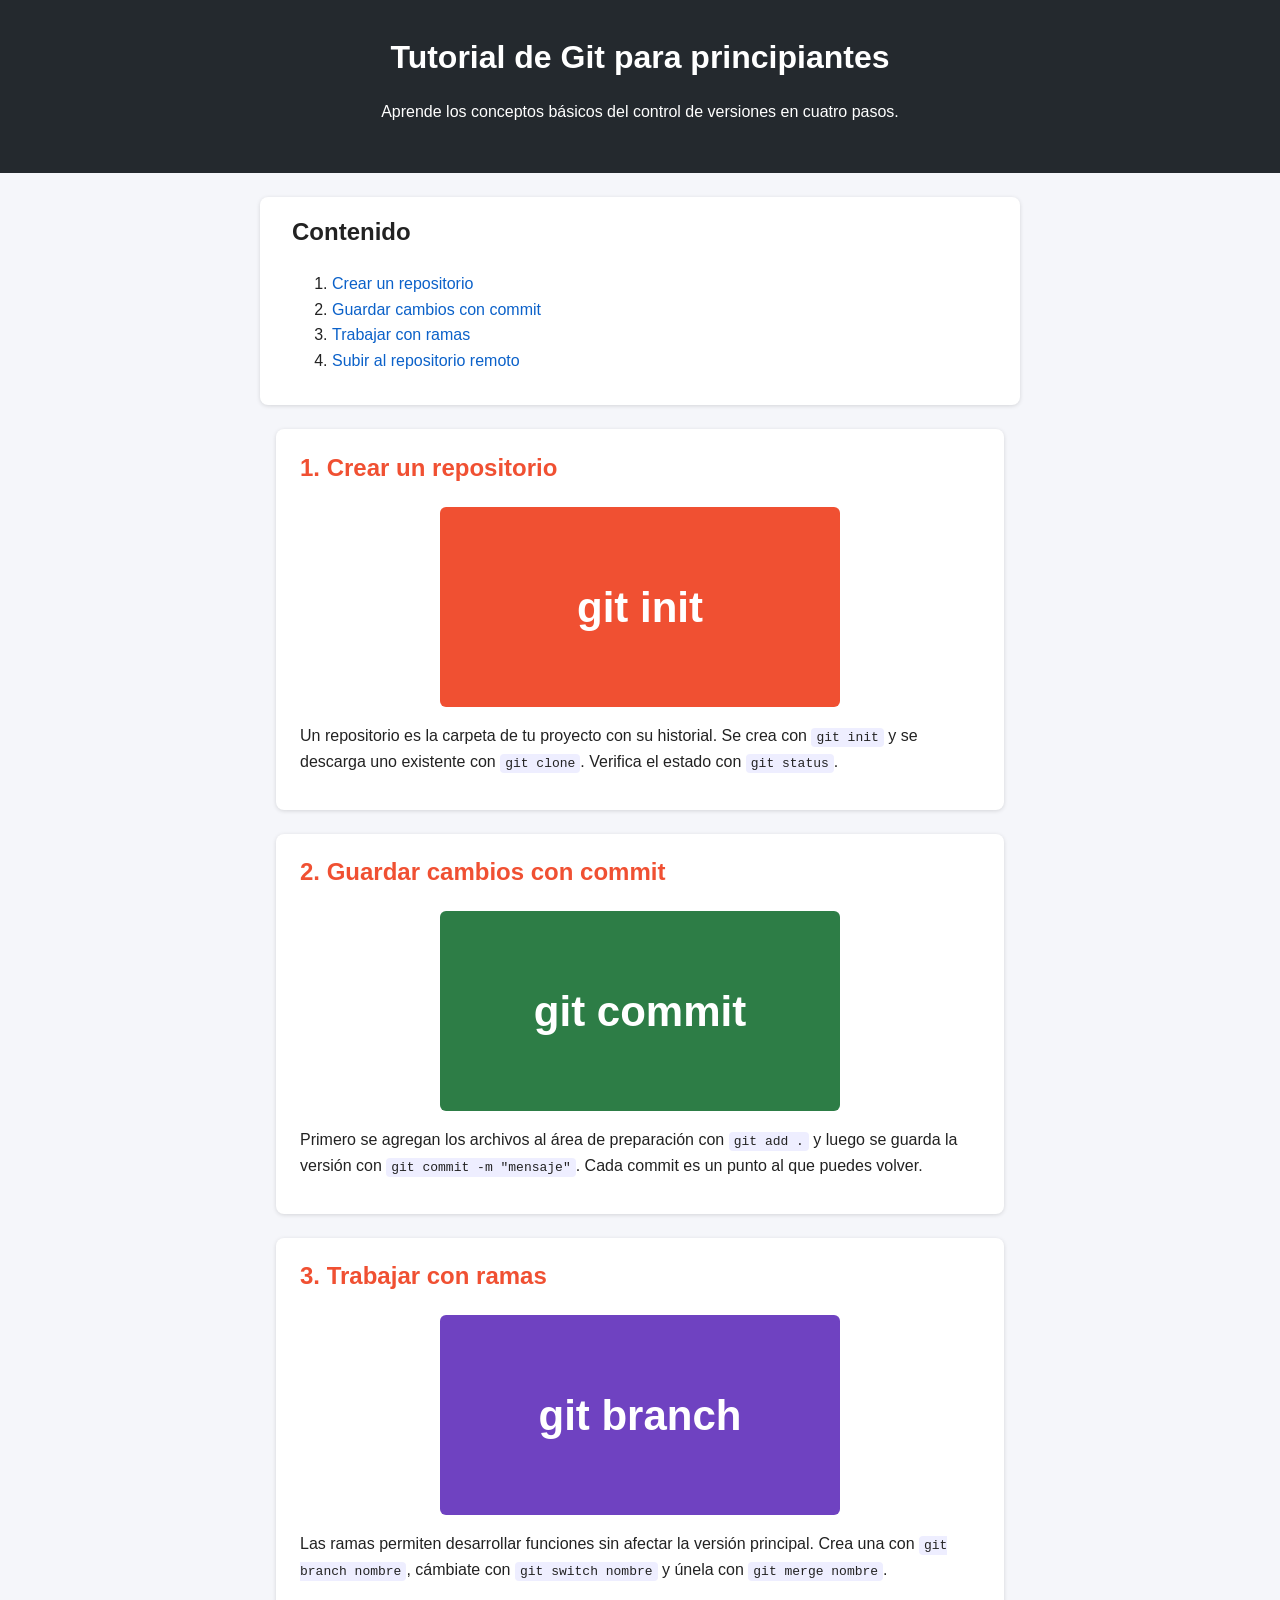
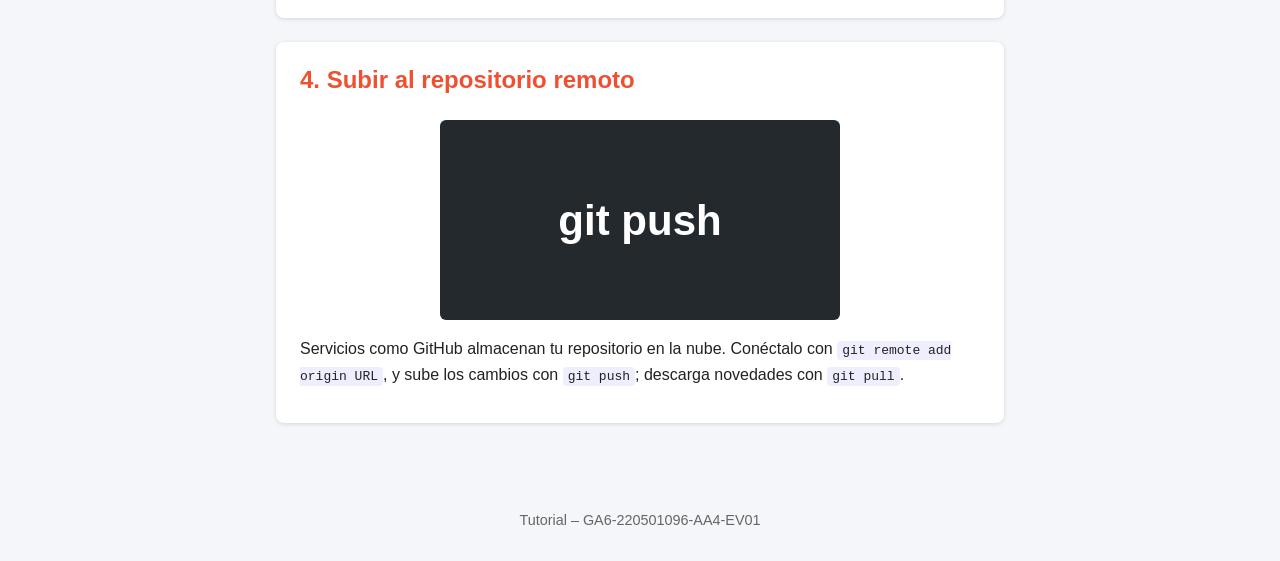
<file: GA6-220501096-AA4/EV01/tutorial/index.html>
<!DOCTYPE html>
<html lang="es">
<head>
  <meta charset="UTF-8">
  <meta name="viewport" content="width=device-width, initial-scale=1.0">
  <title>Tutorial de Git para principiantes</title>
  <link rel="stylesheet" href="estilos.css">
</head>
<body>
  <header>
    <h1>Tutorial de Git para principiantes</h1>
    <p>Aprende los conceptos básicos del control de versiones en cuatro pasos.</p>
  </header>
  <nav>
    <h2>Contenido</h2>
    <ol>
      <li><a href="#inicio">Crear un repositorio</a></li>
      <li><a href="#commit">Guardar cambios con commit</a></li>
      <li><a href="#ramas">Trabajar con ramas</a></li>
      <li><a href="#remoto">Subir al repositorio remoto</a></li>
    </ol>
  </nav>
  <main>
    <article id="inicio">
      <h2>1. Crear un repositorio</h2>
      <img src="img/git.svg" alt="1. Crear un repositorio">
      <p>Un repositorio es la carpeta de tu proyecto con su historial. Se crea con <code>git init</code> y se descarga uno existente con <code>git clone</code>. Verifica el estado con <code>git status</code>.</p>
    </article>
    <article id="commit">
      <h2>2. Guardar cambios con commit</h2>
      <img src="img/commit.svg" alt="2. Guardar cambios con commit">
      <p>Primero se agregan los archivos al área de preparación con <code>git add .</code> y luego se guarda la versión con <code>git commit -m "mensaje"</code>. Cada commit es un punto al que puedes volver.</p>
    </article>
    <article id="ramas">
      <h2>3. Trabajar con ramas</h2>
      <img src="img/ramas.svg" alt="3. Trabajar con ramas">
      <p>Las ramas permiten desarrollar funciones sin afectar la versión principal. Crea una con <code>git branch nombre</code>, cámbiate con <code>git switch nombre</code> y únela con <code>git merge nombre</code>.</p>
    </article>
    <article id="remoto">
      <h2>4. Subir al repositorio remoto</h2>
      <img src="img/remoto.svg" alt="4. Subir al repositorio remoto">
      <p>Servicios como GitHub almacenan tu repositorio en la nube. Conéctalo con <code>git remote add origin URL</code>, y sube los cambios con <code>git push</code>; descarga novedades con <code>git pull</code>.</p>
    </article>
  </main>
  <footer><p>Tutorial – GA6-220501096-AA4-EV01</p></footer>
</body>
</html>
</file>
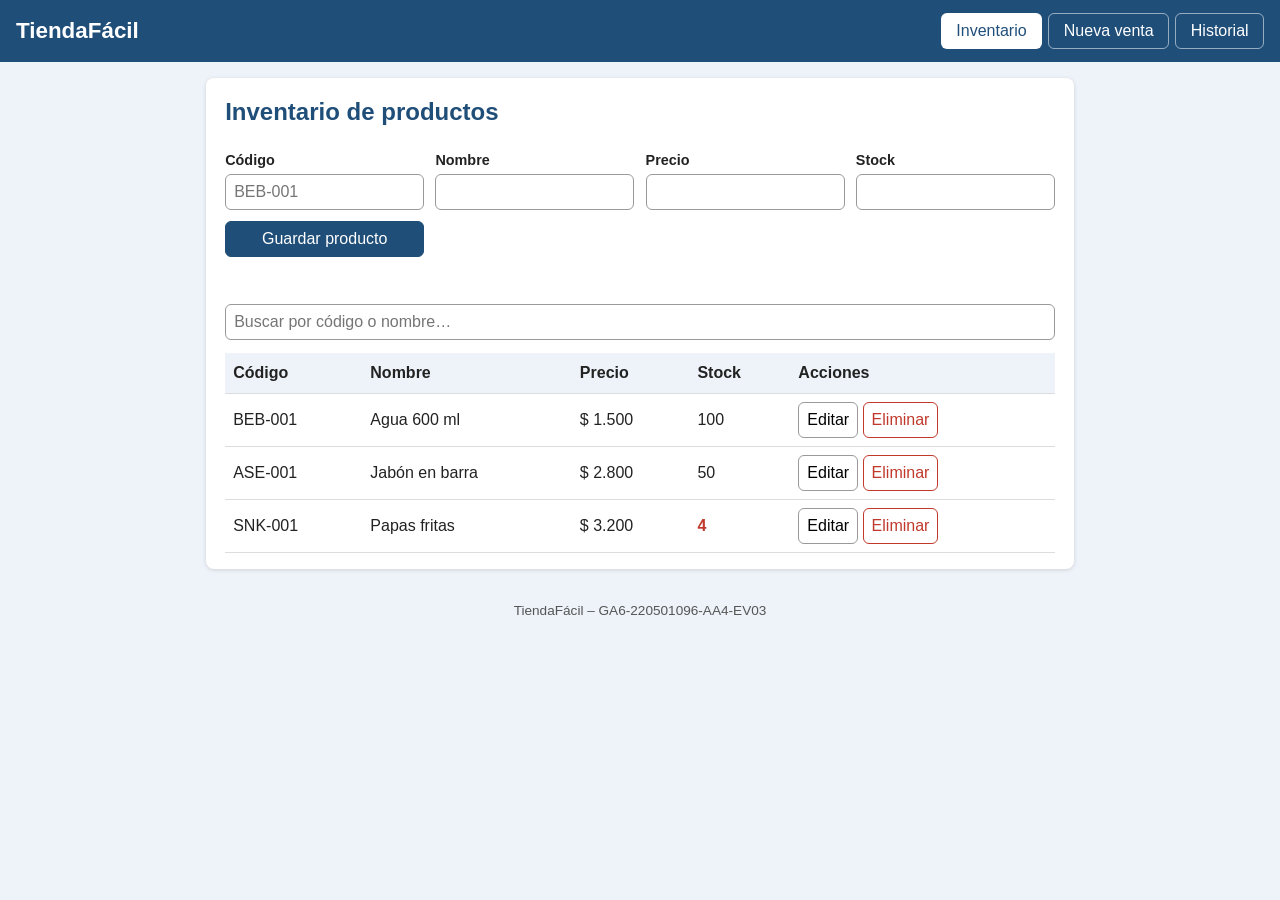
<file: GA6-220501096-AA4/EV03/frontend/index.html>
<!DOCTYPE html>
<html lang="es">
<head>
  <meta charset="UTF-8">
  <meta name="viewport" content="width=device-width, initial-scale=1.0">
  <title>TiendaFácil – Inventario y ventas</title>
  <link rel="stylesheet" href="css/estilos.css">
</head>
<body>
  <a class="skip" href="#contenido">Saltar al contenido</a>
  <header>
    <h1>TiendaFácil</h1>
    <nav aria-label="Principal">
      <button class="tab activa" data-vista="inventario">Inventario</button>
      <button class="tab" data-vista="ventas">Nueva venta</button>
      <button class="tab" data-vista="historial">Historial</button>
    </nav>
  </header>

  <main id="contenido">
    <section id="inventario" class="vista">
      <h2>Inventario de productos</h2>
      <form id="form-producto" novalidate>
        <input type="hidden" id="p-id">
        <label>Código <input id="p-codigo" required maxlength="20" placeholder="BEB-001"></label>
        <label>Nombre <input id="p-nombre" required maxlength="80"></label>
        <label>Precio <input id="p-precio" type="number" min="1" step="50" required></label>
        <label>Stock <input id="p-stock" type="number" min="0" step="1" required></label>
        <button type="submit" class="primario" id="btn-guardar">Guardar producto</button>
        <button type="button" id="btn-cancelar" hidden>Cancelar</button>
        <p class="error" id="p-error" role="alert"></p>
      </form>
      <input id="buscar" type="search" placeholder="Buscar por código o nombre…" aria-label="Buscar producto">
      <div class="tabla-wrap">
        <table>
          <thead><tr><th>Código</th><th>Nombre</th><th>Precio</th><th>Stock</th><th>Acciones</th></tr></thead>
          <tbody id="tabla-productos"></tbody>
        </table>
      </div>
    </section>

    <section id="ventas" class="vista" hidden>
      <h2>Registrar venta</h2>
      <div class="fila">
        <label>Producto <select id="v-producto"></select></label>
        <label>Cantidad <input id="v-cantidad" type="number" min="1" value="1"></label>
        <button id="btn-agregar" class="primario">Agregar</button>
      </div>
      <p class="error" id="v-error" role="alert"></p>
      <div class="tabla-wrap">
        <table>
          <thead><tr><th>Producto</th><th>Cant.</th><th>Subtotal</th><th></th></tr></thead>
          <tbody id="tabla-carrito"></tbody>
        </table>
      </div>
      <p class="total">Total: <strong id="total">$0</strong></p>
      <button id="btn-vender" class="primario">Confirmar venta</button>
    </section>

    <section id="historial" class="vista" hidden>
      <h2>Historial de ventas</h2>
      <div class="tabla-wrap">
        <table>
          <thead><tr><th>N.º</th><th>Fecha</th><th>Detalle</th><th>Total</th></tr></thead>
          <tbody id="tabla-historial"></tbody>
        </table>
      </div>
    </section>
  </main>

  <div id="aviso" role="status" aria-live="polite"></div>
  <footer>TiendaFácil – GA6-220501096-AA4-EV03</footer>
  <script src="js/app.js"></script>
</body>
</html>
</file>
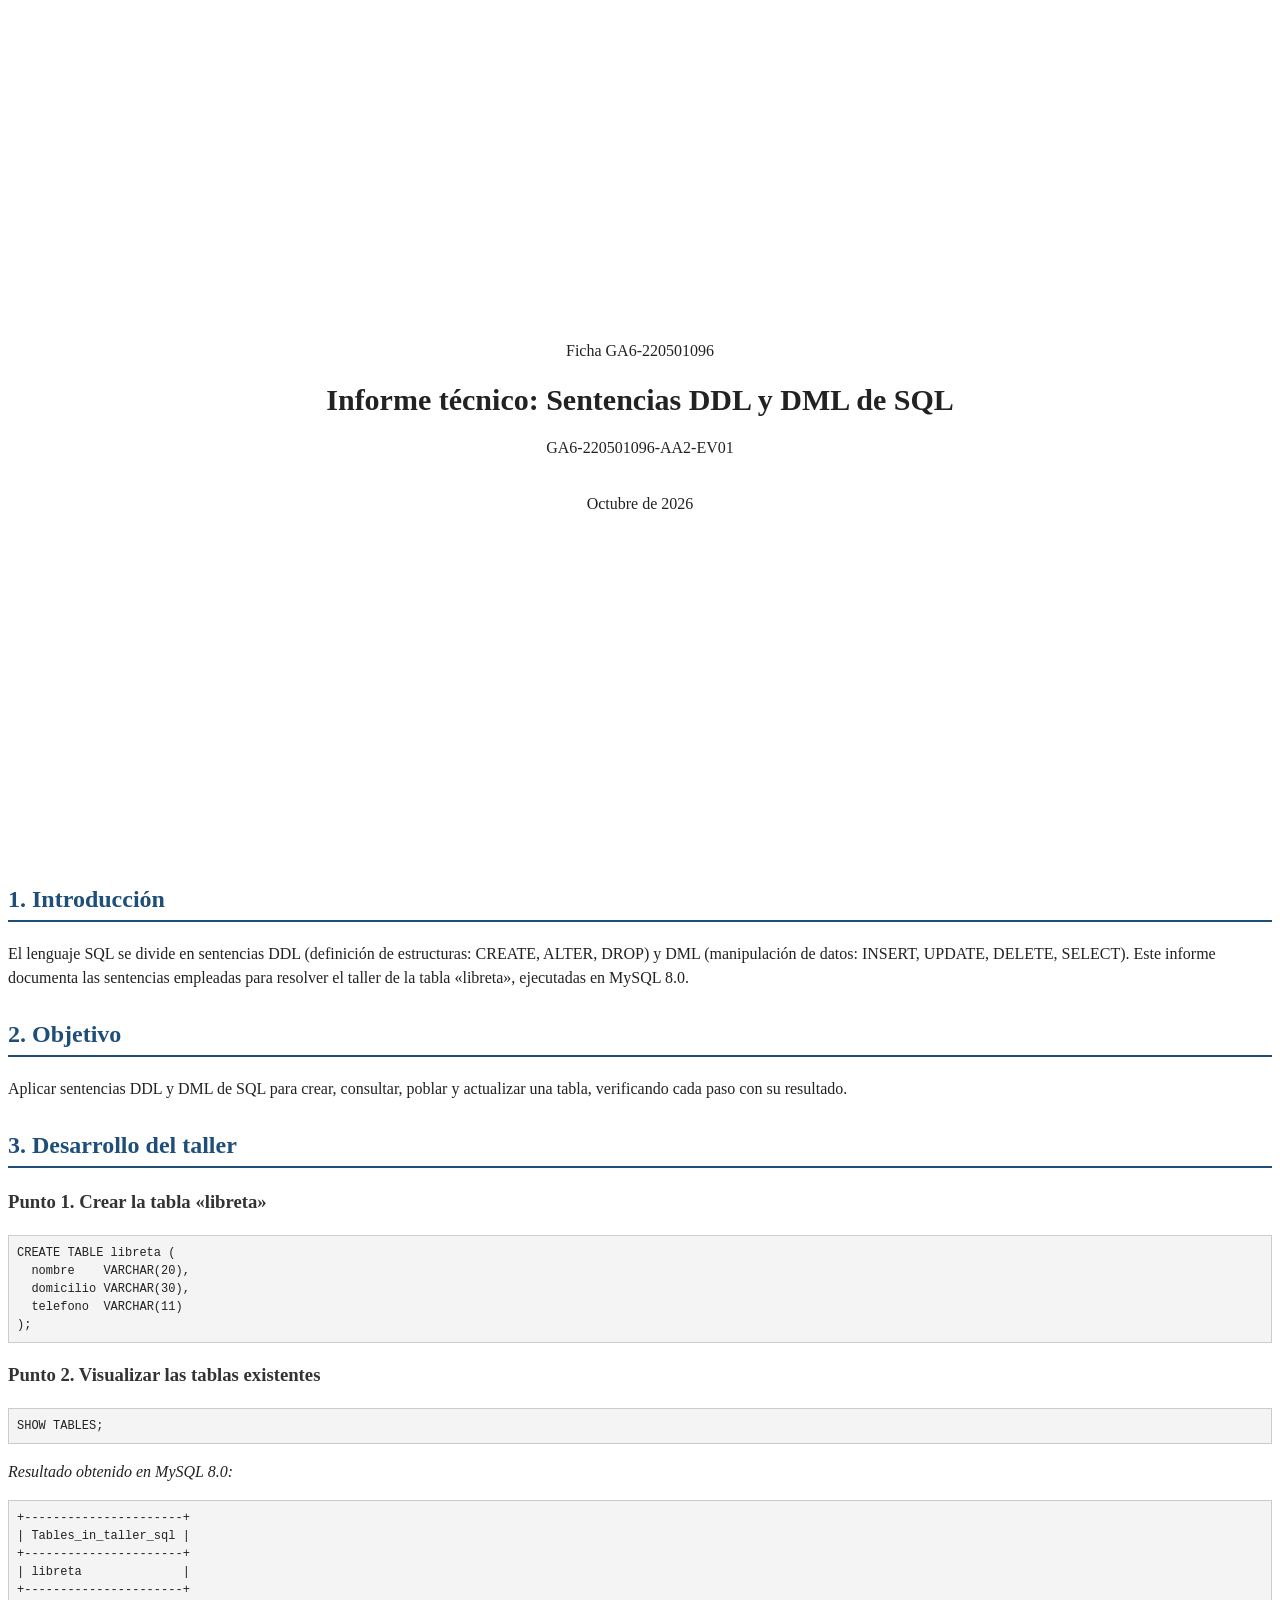
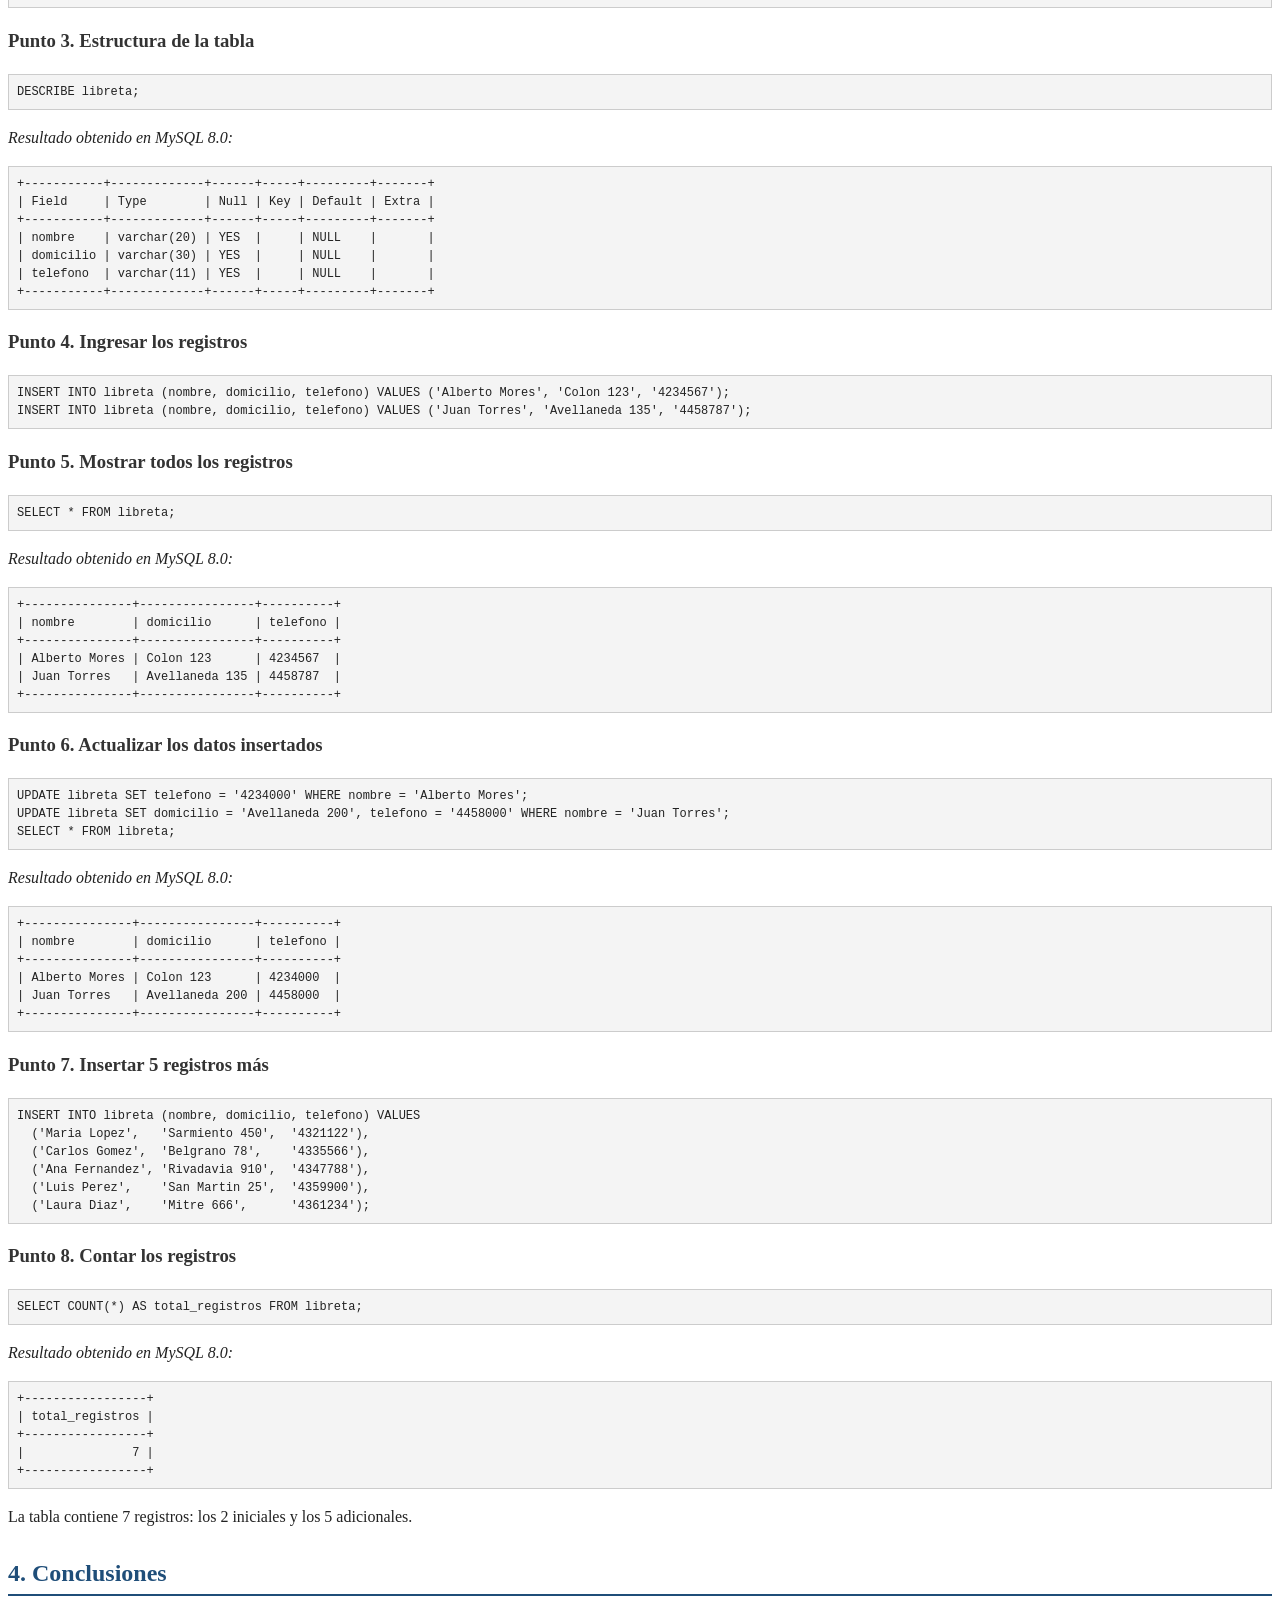
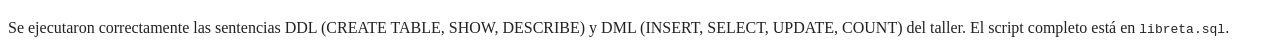
<file: GA6-220501096-AA2/EV01/informe_EV01.html>
<!doctype html><html lang='es'><head><meta charset='utf-8'><title>Informe técnico: Sentencias DDL y DML de SQL</title><style>body{font-family:Georgia,serif;line-height:1.5;color:#222;margin:0}
.cover{height:95vh;display:flex;flex-direction:column;justify-content:center;align-items:center;text-align:center;page-break-after:always}
.cover h1{font-size:30px;margin:10px 0}.cover p{margin:4px 0;font-size:16px}
main{padding:0 8px}h2{color:#1f4e79;border-bottom:2px solid #1f4e79;padding-bottom:3px;margin-top:26px}h3{color:#333}
pre{background:#f4f4f4;border:1px solid #ccc;padding:8px;font-size:12px;white-space:pre-wrap;page-break-inside:avoid}
table{border-collapse:collapse;margin:8px 0;font-size:13px;width:100%}th,td{border:1px solid #888;padding:4px 6px;text-align:left}th{background:#dce6f1}
@page{margin:2cm}</style></head><body><div class='cover'><p>Ficha GA6-220501096</p><h1>Informe técnico: Sentencias DDL y DML de SQL</h1><p>GA6-220501096-AA2-EV01</p><br><p>Octubre de 2026</p></div><main><h2>1. Introducción</h2><p>El lenguaje SQL se divide en sentencias DDL (definición de estructuras: CREATE, ALTER, DROP) y DML (manipulación de datos: INSERT, UPDATE, DELETE, SELECT). Este informe documenta las sentencias empleadas para resolver el taller de la tabla «libreta», ejecutadas en MySQL 8.0.</p>
<h2>2. Objetivo</h2><p>Aplicar sentencias DDL y DML de SQL para crear, consultar, poblar y actualizar una tabla, verificando cada paso con su resultado.</p>
<h2>3. Desarrollo del taller</h2>
<h3>Punto 1. Crear la tabla «libreta»</h3><pre>CREATE TABLE libreta (
  nombre    VARCHAR(20),
  domicilio VARCHAR(30),
  telefono  VARCHAR(11)
);</pre>
<h3>Punto 2. Visualizar las tablas existentes</h3><pre>SHOW TABLES;</pre><p><i>Resultado obtenido en MySQL 8.0:</i></p><pre>+----------------------+
| Tables_in_taller_sql |
+----------------------+
| libreta              |
+----------------------+</pre>
<h3>Punto 3. Estructura de la tabla</h3><pre>DESCRIBE libreta;</pre><p><i>Resultado obtenido en MySQL 8.0:</i></p><pre>+-----------+-------------+------+-----+---------+-------+
| Field     | Type        | Null | Key | Default | Extra |
+-----------+-------------+------+-----+---------+-------+
| nombre    | varchar(20) | YES  |     | NULL    |       |
| domicilio | varchar(30) | YES  |     | NULL    |       |
| telefono  | varchar(11) | YES  |     | NULL    |       |
+-----------+-------------+------+-----+---------+-------+</pre>
<h3>Punto 4. Ingresar los registros</h3><pre>INSERT INTO libreta (nombre, domicilio, telefono) VALUES (&#x27;Alberto Mores&#x27;, &#x27;Colon 123&#x27;, &#x27;4234567&#x27;);
INSERT INTO libreta (nombre, domicilio, telefono) VALUES (&#x27;Juan Torres&#x27;, &#x27;Avellaneda 135&#x27;, &#x27;4458787&#x27;);</pre>
<h3>Punto 5. Mostrar todos los registros</h3><pre>SELECT * FROM libreta;</pre><p><i>Resultado obtenido en MySQL 8.0:</i></p><pre>+---------------+----------------+----------+
| nombre        | domicilio      | telefono |
+---------------+----------------+----------+
| Alberto Mores | Colon 123      | 4234567  |
| Juan Torres   | Avellaneda 135 | 4458787  |
+---------------+----------------+----------+</pre>
<h3>Punto 6. Actualizar los datos insertados</h3><pre>UPDATE libreta SET telefono = &#x27;4234000&#x27; WHERE nombre = &#x27;Alberto Mores&#x27;;
UPDATE libreta SET domicilio = &#x27;Avellaneda 200&#x27;, telefono = &#x27;4458000&#x27; WHERE nombre = &#x27;Juan Torres&#x27;;
SELECT * FROM libreta;</pre><p><i>Resultado obtenido en MySQL 8.0:</i></p><pre>+---------------+----------------+----------+
| nombre        | domicilio      | telefono |
+---------------+----------------+----------+
| Alberto Mores | Colon 123      | 4234000  |
| Juan Torres   | Avellaneda 200 | 4458000  |
+---------------+----------------+----------+</pre>
<h3>Punto 7. Insertar 5 registros más</h3><pre>INSERT INTO libreta (nombre, domicilio, telefono) VALUES
  (&#x27;Maria Lopez&#x27;,   &#x27;Sarmiento 450&#x27;,  &#x27;4321122&#x27;),
  (&#x27;Carlos Gomez&#x27;,  &#x27;Belgrano 78&#x27;,    &#x27;4335566&#x27;),
  (&#x27;Ana Fernandez&#x27;, &#x27;Rivadavia 910&#x27;,  &#x27;4347788&#x27;),
  (&#x27;Luis Perez&#x27;,    &#x27;San Martin 25&#x27;,  &#x27;4359900&#x27;),
  (&#x27;Laura Diaz&#x27;,    &#x27;Mitre 666&#x27;,      &#x27;4361234&#x27;);</pre>
<h3>Punto 8. Contar los registros</h3><pre>SELECT COUNT(*) AS total_registros FROM libreta;</pre><p><i>Resultado obtenido en MySQL 8.0:</i></p><pre>+-----------------+
| total_registros |
+-----------------+
|               7 |
+-----------------+</pre>
<p>La tabla contiene 7 registros: los 2 iniciales y los 5 adicionales.</p>
<h2>4. Conclusiones</h2><p>Se ejecutaron correctamente las sentencias DDL (CREATE TABLE, SHOW, DESCRIBE) y DML (INSERT, SELECT, UPDATE, COUNT) del taller. El script completo está en <code>libreta.sql</code>.</p></main></body></html>
</file>
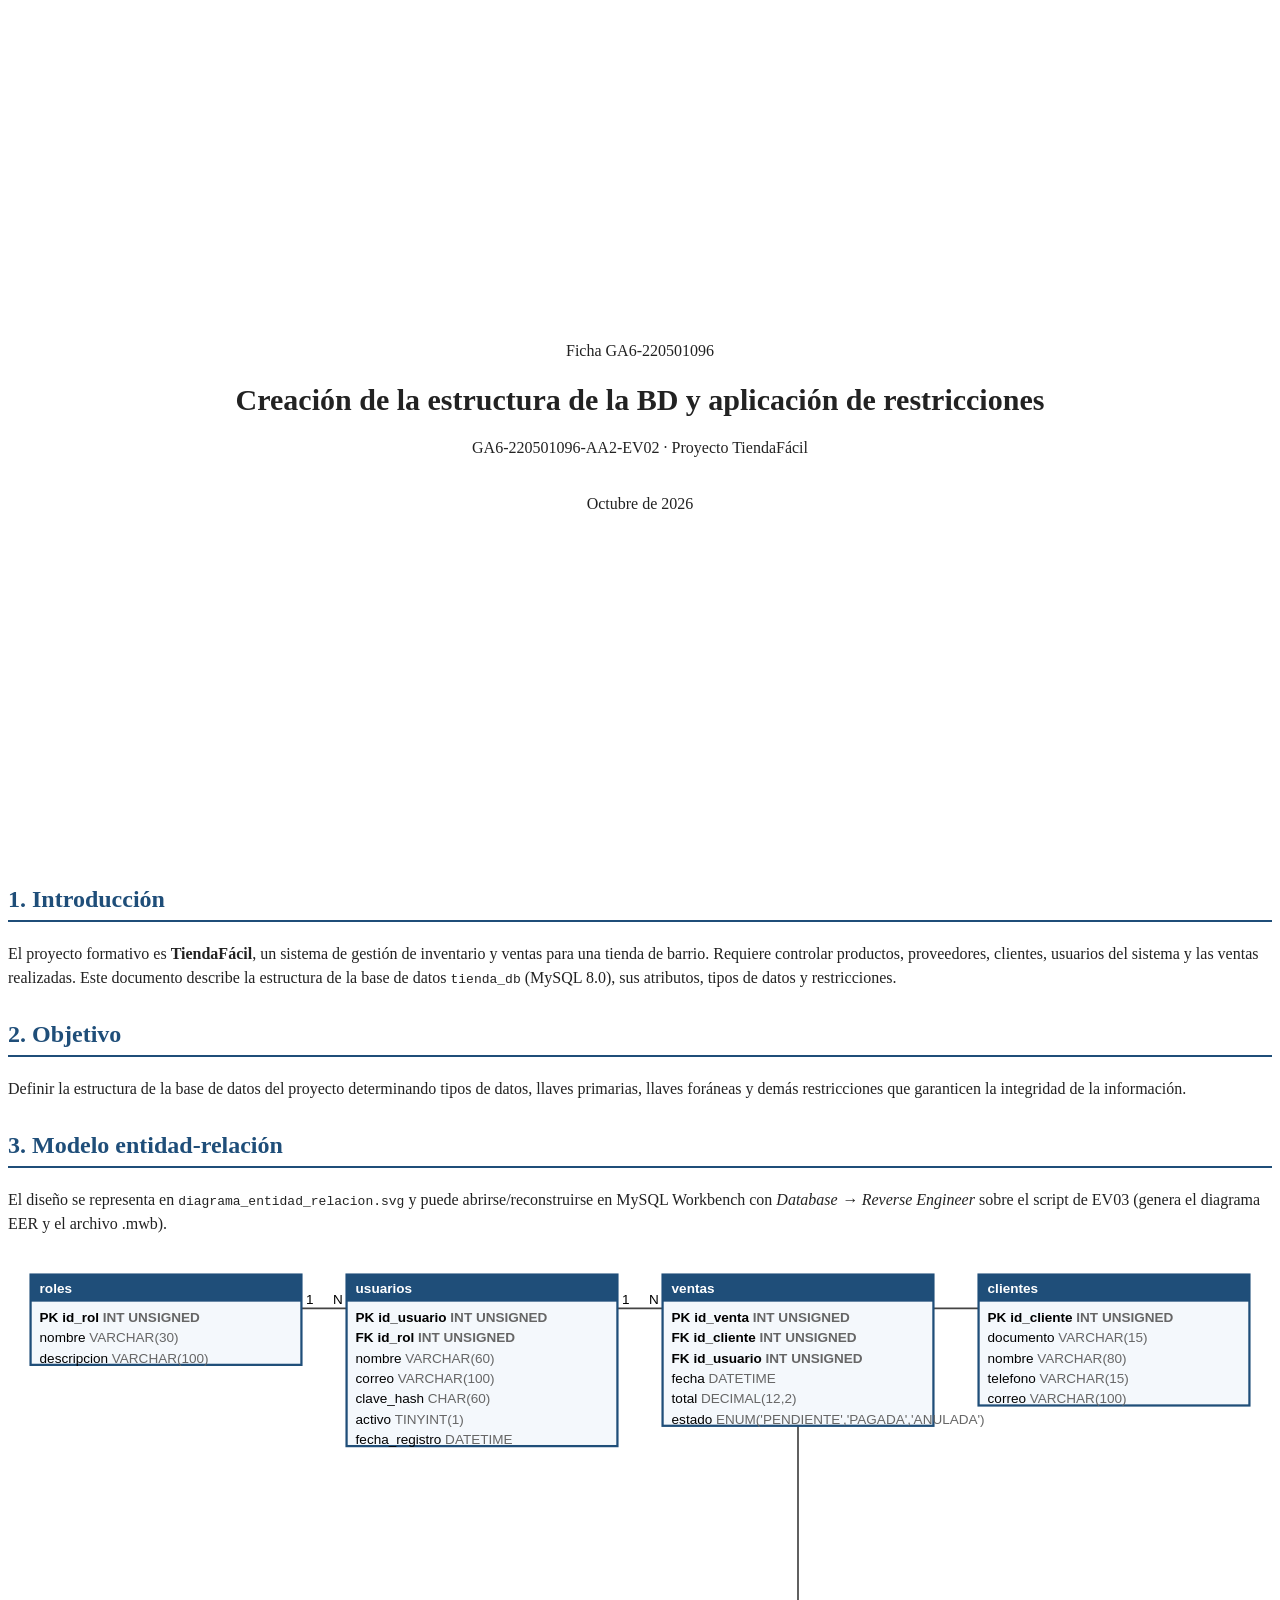
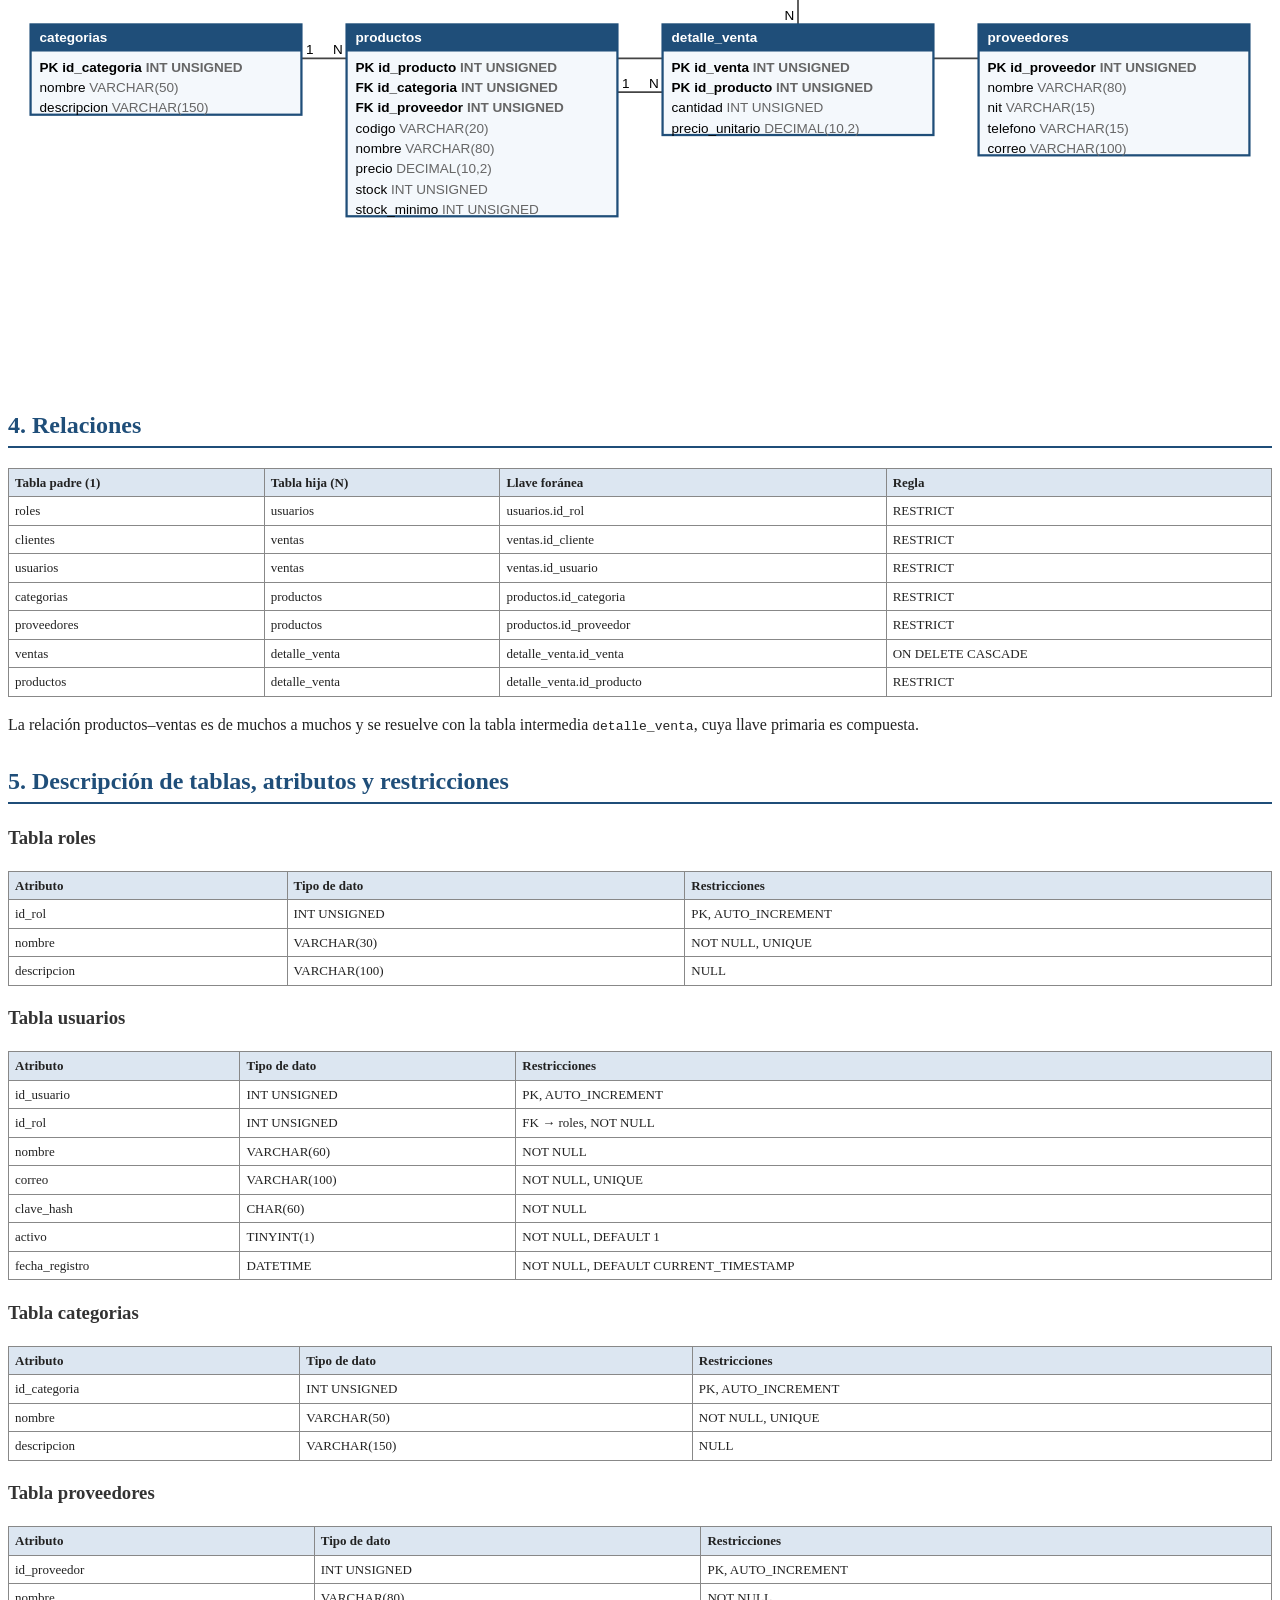
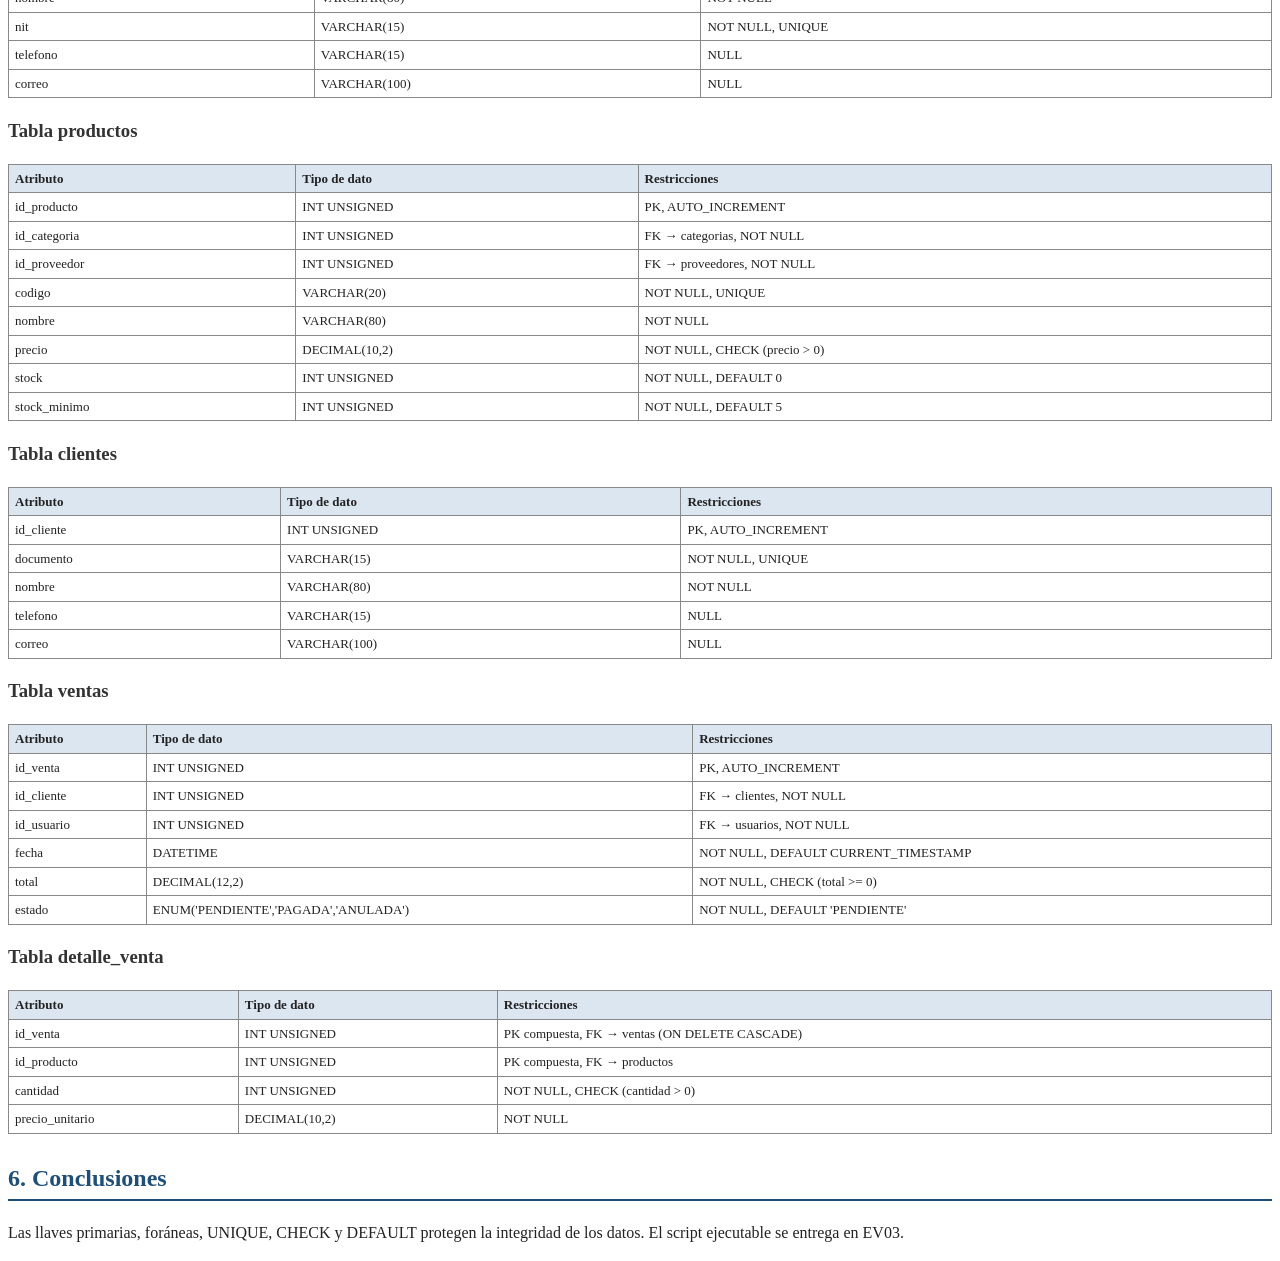
<file: GA6-220501096-AA2/EV02/documento_EV02.html>
<!doctype html><html lang='es'><head><meta charset='utf-8'><title>Creación de la estructura de la BD y aplicación de restricciones</title><style>body{font-family:Georgia,serif;line-height:1.5;color:#222;margin:0}
.cover{height:95vh;display:flex;flex-direction:column;justify-content:center;align-items:center;text-align:center;page-break-after:always}
.cover h1{font-size:30px;margin:10px 0}.cover p{margin:4px 0;font-size:16px}
main{padding:0 8px}h2{color:#1f4e79;border-bottom:2px solid #1f4e79;padding-bottom:3px;margin-top:26px}h3{color:#333}
pre{background:#f4f4f4;border:1px solid #ccc;padding:8px;font-size:12px;white-space:pre-wrap;page-break-inside:avoid}
table{border-collapse:collapse;margin:8px 0;font-size:13px;width:100%}th,td{border:1px solid #888;padding:4px 6px;text-align:left}th{background:#dce6f1}
@page{margin:2cm}</style></head><body><div class='cover'><p>Ficha GA6-220501096</p><h1>Creación de la estructura de la BD y aplicación de restricciones</h1><p>GA6-220501096-AA2-EV02 · Proyecto TiendaFácil</p><br><p>Octubre de 2026</p></div><main><h2>1. Introducción</h2><p>El proyecto formativo es <b>TiendaFácil</b>, un sistema de gestión de inventario y ventas para una tienda de barrio. Requiere controlar productos, proveedores, clientes, usuarios del sistema y las ventas realizadas. Este documento describe la estructura de la base de datos <code>tienda_db</code> (MySQL 8.0), sus atributos, tipos de datos y restricciones.</p>
<h2>2. Objetivo</h2><p>Definir la estructura de la base de datos del proyecto determinando tipos de datos, llaves primarias, llaves foráneas y demás restricciones que garanticen la integridad de la información.</p>
<h2>3. Modelo entidad-relación</h2><p>El diseño se representa en <code>diagrama_entidad_relacion.svg</code> y puede abrirse/reconstruirse en MySQL Workbench con <i>Database → Reverse Engineer</i> sobre el script de EV03 (genera el diagrama EER y el archivo .mwb).</p><div style='page-break-inside:avoid'><svg xmlns="http://www.w3.org/2000/svg" viewBox="0 0 1120 640" font-family="Arial" font-size="12"><rect width="1120" height="640" fill="white"/>
<line x1="260" y1="50" x2="300" y2="50" stroke="#444" stroke-width="1.5"/><text x="264" y="46">1</text><text x="288" y="46">N</text>
<line x1="540" y1="50" x2="580" y2="50" stroke="#444" stroke-width="1.5"/><text x="544" y="46">1</text><text x="568" y="46">N</text>
<line x1="860" y1="50" x2="820" y2="50" stroke="#444" stroke-width="1.5"/><text x="864" y="46">1</text><text x="808" y="46">N</text>
<line x1="260" y1="360" x2="300" y2="360" stroke="#444" stroke-width="1.5"/><text x="264" y="356">1</text><text x="288" y="356">N</text>
<line x1="860" y1="360" x2="540" y2="360" stroke="#444" stroke-width="1.5"/><text x="864" y="356">1</text><text x="528" y="356">N</text>
<line x1="700.0" y1="154" x2="700.0" y2="330" stroke="#444" stroke-width="1.5"/><text x="704.0" y="150">1</text><text x="688.0" y="326">N</text>
<line x1="540" y1="390" x2="580" y2="390" stroke="#444" stroke-width="1.5"/><text x="544" y="386">1</text><text x="568" y="386">N</text>
<rect x="20" y="20" width="240" height="80" fill="#f4f8fc" stroke="#1f4e79" stroke-width="2"/><rect x="20" y="20" width="240" height="24" fill="#1f4e79"/><text x="28" y="36" fill="white" font-weight="bold">roles</text>
<text x="28" y="62" font-weight="bold">PK id_rol  <tspan fill="#666">INT UNSIGNED</tspan></text>
<text x="28" y="80">nombre  <tspan fill="#666">VARCHAR(30)</tspan></text>
<text x="28" y="98">descripcion  <tspan fill="#666">VARCHAR(100)</tspan></text>
<rect x="300" y="20" width="240" height="152" fill="#f4f8fc" stroke="#1f4e79" stroke-width="2"/><rect x="300" y="20" width="240" height="24" fill="#1f4e79"/><text x="308" y="36" fill="white" font-weight="bold">usuarios</text>
<text x="308" y="62" font-weight="bold">PK id_usuario  <tspan fill="#666">INT UNSIGNED</tspan></text>
<text x="308" y="80" font-weight="bold">FK id_rol  <tspan fill="#666">INT UNSIGNED</tspan></text>
<text x="308" y="98">nombre  <tspan fill="#666">VARCHAR(60)</tspan></text>
<text x="308" y="116">correo  <tspan fill="#666">VARCHAR(100)</tspan></text>
<text x="308" y="134">clave_hash  <tspan fill="#666">CHAR(60)</tspan></text>
<text x="308" y="152">activo  <tspan fill="#666">TINYINT(1)</tspan></text>
<text x="308" y="170">fecha_registro  <tspan fill="#666">DATETIME</tspan></text>
<rect x="20" y="330" width="240" height="80" fill="#f4f8fc" stroke="#1f4e79" stroke-width="2"/><rect x="20" y="330" width="240" height="24" fill="#1f4e79"/><text x="28" y="346" fill="white" font-weight="bold">categorias</text>
<text x="28" y="372" font-weight="bold">PK id_categoria  <tspan fill="#666">INT UNSIGNED</tspan></text>
<text x="28" y="390">nombre  <tspan fill="#666">VARCHAR(50)</tspan></text>
<text x="28" y="408">descripcion  <tspan fill="#666">VARCHAR(150)</tspan></text>
<rect x="860" y="330" width="240" height="116" fill="#f4f8fc" stroke="#1f4e79" stroke-width="2"/><rect x="860" y="330" width="240" height="24" fill="#1f4e79"/><text x="868" y="346" fill="white" font-weight="bold">proveedores</text>
<text x="868" y="372" font-weight="bold">PK id_proveedor  <tspan fill="#666">INT UNSIGNED</tspan></text>
<text x="868" y="390">nombre  <tspan fill="#666">VARCHAR(80)</tspan></text>
<text x="868" y="408">nit  <tspan fill="#666">VARCHAR(15)</tspan></text>
<text x="868" y="426">telefono  <tspan fill="#666">VARCHAR(15)</tspan></text>
<text x="868" y="444">correo  <tspan fill="#666">VARCHAR(100)</tspan></text>
<rect x="300" y="330" width="240" height="170" fill="#f4f8fc" stroke="#1f4e79" stroke-width="2"/><rect x="300" y="330" width="240" height="24" fill="#1f4e79"/><text x="308" y="346" fill="white" font-weight="bold">productos</text>
<text x="308" y="372" font-weight="bold">PK id_producto  <tspan fill="#666">INT UNSIGNED</tspan></text>
<text x="308" y="390" font-weight="bold">FK id_categoria  <tspan fill="#666">INT UNSIGNED</tspan></text>
<text x="308" y="408" font-weight="bold">FK id_proveedor  <tspan fill="#666">INT UNSIGNED</tspan></text>
<text x="308" y="426">codigo  <tspan fill="#666">VARCHAR(20)</tspan></text>
<text x="308" y="444">nombre  <tspan fill="#666">VARCHAR(80)</tspan></text>
<text x="308" y="462">precio  <tspan fill="#666">DECIMAL(10,2)</tspan></text>
<text x="308" y="480">stock  <tspan fill="#666">INT UNSIGNED</tspan></text>
<text x="308" y="498">stock_minimo  <tspan fill="#666">INT UNSIGNED</tspan></text>
<rect x="860" y="20" width="240" height="116" fill="#f4f8fc" stroke="#1f4e79" stroke-width="2"/><rect x="860" y="20" width="240" height="24" fill="#1f4e79"/><text x="868" y="36" fill="white" font-weight="bold">clientes</text>
<text x="868" y="62" font-weight="bold">PK id_cliente  <tspan fill="#666">INT UNSIGNED</tspan></text>
<text x="868" y="80">documento  <tspan fill="#666">VARCHAR(15)</tspan></text>
<text x="868" y="98">nombre  <tspan fill="#666">VARCHAR(80)</tspan></text>
<text x="868" y="116">telefono  <tspan fill="#666">VARCHAR(15)</tspan></text>
<text x="868" y="134">correo  <tspan fill="#666">VARCHAR(100)</tspan></text>
<rect x="580" y="20" width="240" height="134" fill="#f4f8fc" stroke="#1f4e79" stroke-width="2"/><rect x="580" y="20" width="240" height="24" fill="#1f4e79"/><text x="588" y="36" fill="white" font-weight="bold">ventas</text>
<text x="588" y="62" font-weight="bold">PK id_venta  <tspan fill="#666">INT UNSIGNED</tspan></text>
<text x="588" y="80" font-weight="bold">FK id_cliente  <tspan fill="#666">INT UNSIGNED</tspan></text>
<text x="588" y="98" font-weight="bold">FK id_usuario  <tspan fill="#666">INT UNSIGNED</tspan></text>
<text x="588" y="116">fecha  <tspan fill="#666">DATETIME</tspan></text>
<text x="588" y="134">total  <tspan fill="#666">DECIMAL(12,2)</tspan></text>
<text x="588" y="152">estado  <tspan fill="#666">ENUM(&#x27;PENDIENTE&#x27;,&#x27;PAGADA&#x27;,&#x27;ANULADA&#x27;)</tspan></text>
<rect x="580" y="330" width="240" height="98" fill="#f4f8fc" stroke="#1f4e79" stroke-width="2"/><rect x="580" y="330" width="240" height="24" fill="#1f4e79"/><text x="588" y="346" fill="white" font-weight="bold">detalle_venta</text>
<text x="588" y="372" font-weight="bold">PK id_venta  <tspan fill="#666">INT UNSIGNED</tspan></text>
<text x="588" y="390" font-weight="bold">PK id_producto  <tspan fill="#666">INT UNSIGNED</tspan></text>
<text x="588" y="408">cantidad  <tspan fill="#666">INT UNSIGNED</tspan></text>
<text x="588" y="426">precio_unitario  <tspan fill="#666">DECIMAL(10,2)</tspan></text>
</svg></div>
<h2>4. Relaciones</h2><table><tr><th>Tabla padre (1)</th><th>Tabla hija (N)</th><th>Llave foránea</th><th>Regla</th></tr><tr><td>roles</td><td>usuarios</td><td>usuarios.id_rol</td><td>RESTRICT</td></tr><tr><td>clientes</td><td>ventas</td><td>ventas.id_cliente</td><td>RESTRICT</td></tr><tr><td>usuarios</td><td>ventas</td><td>ventas.id_usuario</td><td>RESTRICT</td></tr><tr><td>categorias</td><td>productos</td><td>productos.id_categoria</td><td>RESTRICT</td></tr><tr><td>proveedores</td><td>productos</td><td>productos.id_proveedor</td><td>RESTRICT</td></tr><tr><td>ventas</td><td>detalle_venta</td><td>detalle_venta.id_venta</td><td>ON DELETE CASCADE</td></tr><tr><td>productos</td><td>detalle_venta</td><td>detalle_venta.id_producto</td><td>RESTRICT</td></tr></table><p>La relación productos–ventas es de muchos a muchos y se resuelve con la tabla intermedia <code>detalle_venta</code>, cuya llave primaria es compuesta.</p><h2>5. Descripción de tablas, atributos y restricciones</h2><h3>Tabla roles</h3><table><tr><th>Atributo</th><th>Tipo de dato</th><th>Restricciones</th></tr><tr><td>id_rol</td><td>INT UNSIGNED</td><td>PK, AUTO_INCREMENT</td></tr><tr><td>nombre</td><td>VARCHAR(30)</td><td>NOT NULL, UNIQUE</td></tr><tr><td>descripcion</td><td>VARCHAR(100)</td><td>NULL</td></tr></table><h3>Tabla usuarios</h3><table><tr><th>Atributo</th><th>Tipo de dato</th><th>Restricciones</th></tr><tr><td>id_usuario</td><td>INT UNSIGNED</td><td>PK, AUTO_INCREMENT</td></tr><tr><td>id_rol</td><td>INT UNSIGNED</td><td>FK → roles, NOT NULL</td></tr><tr><td>nombre</td><td>VARCHAR(60)</td><td>NOT NULL</td></tr><tr><td>correo</td><td>VARCHAR(100)</td><td>NOT NULL, UNIQUE</td></tr><tr><td>clave_hash</td><td>CHAR(60)</td><td>NOT NULL</td></tr><tr><td>activo</td><td>TINYINT(1)</td><td>NOT NULL, DEFAULT 1</td></tr><tr><td>fecha_registro</td><td>DATETIME</td><td>NOT NULL, DEFAULT CURRENT_TIMESTAMP</td></tr></table><h3>Tabla categorias</h3><table><tr><th>Atributo</th><th>Tipo de dato</th><th>Restricciones</th></tr><tr><td>id_categoria</td><td>INT UNSIGNED</td><td>PK, AUTO_INCREMENT</td></tr><tr><td>nombre</td><td>VARCHAR(50)</td><td>NOT NULL, UNIQUE</td></tr><tr><td>descripcion</td><td>VARCHAR(150)</td><td>NULL</td></tr></table><h3>Tabla proveedores</h3><table><tr><th>Atributo</th><th>Tipo de dato</th><th>Restricciones</th></tr><tr><td>id_proveedor</td><td>INT UNSIGNED</td><td>PK, AUTO_INCREMENT</td></tr><tr><td>nombre</td><td>VARCHAR(80)</td><td>NOT NULL</td></tr><tr><td>nit</td><td>VARCHAR(15)</td><td>NOT NULL, UNIQUE</td></tr><tr><td>telefono</td><td>VARCHAR(15)</td><td>NULL</td></tr><tr><td>correo</td><td>VARCHAR(100)</td><td>NULL</td></tr></table><h3>Tabla productos</h3><table><tr><th>Atributo</th><th>Tipo de dato</th><th>Restricciones</th></tr><tr><td>id_producto</td><td>INT UNSIGNED</td><td>PK, AUTO_INCREMENT</td></tr><tr><td>id_categoria</td><td>INT UNSIGNED</td><td>FK → categorias, NOT NULL</td></tr><tr><td>id_proveedor</td><td>INT UNSIGNED</td><td>FK → proveedores, NOT NULL</td></tr><tr><td>codigo</td><td>VARCHAR(20)</td><td>NOT NULL, UNIQUE</td></tr><tr><td>nombre</td><td>VARCHAR(80)</td><td>NOT NULL</td></tr><tr><td>precio</td><td>DECIMAL(10,2)</td><td>NOT NULL, CHECK (precio &gt; 0)</td></tr><tr><td>stock</td><td>INT UNSIGNED</td><td>NOT NULL, DEFAULT 0</td></tr><tr><td>stock_minimo</td><td>INT UNSIGNED</td><td>NOT NULL, DEFAULT 5</td></tr></table><h3>Tabla clientes</h3><table><tr><th>Atributo</th><th>Tipo de dato</th><th>Restricciones</th></tr><tr><td>id_cliente</td><td>INT UNSIGNED</td><td>PK, AUTO_INCREMENT</td></tr><tr><td>documento</td><td>VARCHAR(15)</td><td>NOT NULL, UNIQUE</td></tr><tr><td>nombre</td><td>VARCHAR(80)</td><td>NOT NULL</td></tr><tr><td>telefono</td><td>VARCHAR(15)</td><td>NULL</td></tr><tr><td>correo</td><td>VARCHAR(100)</td><td>NULL</td></tr></table><h3>Tabla ventas</h3><table><tr><th>Atributo</th><th>Tipo de dato</th><th>Restricciones</th></tr><tr><td>id_venta</td><td>INT UNSIGNED</td><td>PK, AUTO_INCREMENT</td></tr><tr><td>id_cliente</td><td>INT UNSIGNED</td><td>FK → clientes, NOT NULL</td></tr><tr><td>id_usuario</td><td>INT UNSIGNED</td><td>FK → usuarios, NOT NULL</td></tr><tr><td>fecha</td><td>DATETIME</td><td>NOT NULL, DEFAULT CURRENT_TIMESTAMP</td></tr><tr><td>total</td><td>DECIMAL(12,2)</td><td>NOT NULL, CHECK (total &gt;= 0)</td></tr><tr><td>estado</td><td>ENUM(&#x27;PENDIENTE&#x27;,&#x27;PAGADA&#x27;,&#x27;ANULADA&#x27;)</td><td>NOT NULL, DEFAULT &#x27;PENDIENTE&#x27;</td></tr></table><h3>Tabla detalle_venta</h3><table><tr><th>Atributo</th><th>Tipo de dato</th><th>Restricciones</th></tr><tr><td>id_venta</td><td>INT UNSIGNED</td><td>PK compuesta, FK → ventas (ON DELETE CASCADE)</td></tr><tr><td>id_producto</td><td>INT UNSIGNED</td><td>PK compuesta, FK → productos</td></tr><tr><td>cantidad</td><td>INT UNSIGNED</td><td>NOT NULL, CHECK (cantidad &gt; 0)</td></tr><tr><td>precio_unitario</td><td>DECIMAL(10,2)</td><td>NOT NULL</td></tr></table><h2>6. Conclusiones</h2><p>Las llaves primarias, foráneas, UNIQUE, CHECK y DEFAULT protegen la integridad de los datos. El script ejecutable se entrega en EV03.</p></main></body></html>
</file>
<file: GA6-220501096-AA4/EV01/tutorial/estilos.css>
*{box-sizing:border-box}
body{margin:0;font-family:Arial,Helvetica,sans-serif;line-height:1.6;color:#222;background:#f5f6fa}
header{background:#24292e;color:#fff;text-align:center;padding:2rem 1rem}
header h1{margin:0 0 .4rem}
nav{background:#fff;max-width:760px;margin:1.5rem auto;padding:1rem 2rem;border-radius:8px;box-shadow:0 1px 4px #0002}
nav h2{margin-top:0}
nav a{color:#0b61c9;text-decoration:none}nav a:hover{text-decoration:underline}
main{max-width:760px;margin:0 auto;padding:0 1rem 2rem}
article{background:#fff;border-radius:8px;padding:1.2rem 1.5rem;margin-bottom:1.5rem;box-shadow:0 1px 4px #0002}
article h2{color:#f05032;margin-top:0}
article img{width:100%;max-width:400px;display:block;margin:0 auto 1rem;border-radius:6px}
code{background:#eef;padding:2px 5px;border-radius:4px}
footer{text-align:center;padding:1rem;color:#666;font-size:.9rem}
</file>
<file: GA6-220501096-AA4/EV03/frontend/css/estilos.css>
:root{--azul:#1f4e79;--claro:#eef3f9;--rojo:#c0392b;--verde:#2d7d46}
*{box-sizing:border-box}
body{margin:0;font-family:Arial,Helvetica,sans-serif;color:#222;background:var(--claro);line-height:1.5}
.skip{position:absolute;left:-999px}.skip:focus{left:8px;top:8px;background:#fff;padding:6px}
header{background:var(--azul);color:#fff;padding:.8rem 1rem;display:flex;flex-wrap:wrap;align-items:center;justify-content:space-between;gap:.5rem}
header h1{margin:0;font-size:1.4rem}
nav{display:flex;gap:.4rem;flex-wrap:wrap}
.tab{background:transparent;color:#fff;border:1px solid #fff8;padding:.5rem .9rem;border-radius:6px;cursor:pointer;font-size:1rem}
.tab.activa,.tab:hover{background:#fff;color:var(--azul)}
main{max-width:900px;margin:1rem auto;padding:0 1rem}
section{background:#fff;border-radius:8px;padding:1rem 1.2rem;box-shadow:0 1px 4px #0002}
h2{margin-top:0;color:var(--azul)}
form,.fila{display:grid;grid-template-columns:repeat(auto-fit,minmax(160px,1fr));gap:.7rem;align-items:end;margin-bottom:1rem}
label{display:flex;flex-direction:column;font-size:.9rem;font-weight:bold;gap:.2rem}
input,select,button{font-size:1rem;padding:.5rem;border:1px solid #999;border-radius:6px}
input:focus,select:focus,button:focus-visible{outline:3px solid #7fb2e5}
input.invalido{border-color:var(--rojo);background:#fff3f2}
button{cursor:pointer;background:#fff}
button.primario{background:var(--azul);color:#fff;border-color:var(--azul)}
button.peligro{color:var(--rojo);border-color:var(--rojo)}
#buscar{width:100%;margin-bottom:.8rem}
.tabla-wrap{overflow-x:auto}
table{width:100%;border-collapse:collapse}
th,td{padding:.5rem;border-bottom:1px solid #ddd;text-align:left;white-space:nowrap}
th{background:var(--claro)}
tr.bajo td:nth-child(4){color:var(--rojo);font-weight:bold}
.error{color:var(--rojo);margin:0;min-height:1.2em;grid-column:1/-1}
.total{font-size:1.3rem;text-align:right}
#aviso{position:fixed;bottom:1rem;left:50%;transform:translateX(-50%);background:var(--verde);color:#fff;padding:.6rem 1.2rem;border-radius:6px;opacity:0;transition:opacity .3s;pointer-events:none}
#aviso.visible{opacity:1}
footer{text-align:center;padding:1rem;color:#555;font-size:.85rem}
@media (max-width:600px){header{justify-content:center}th,td{padding:.4rem .3rem;font-size:.9rem}}
</file>
